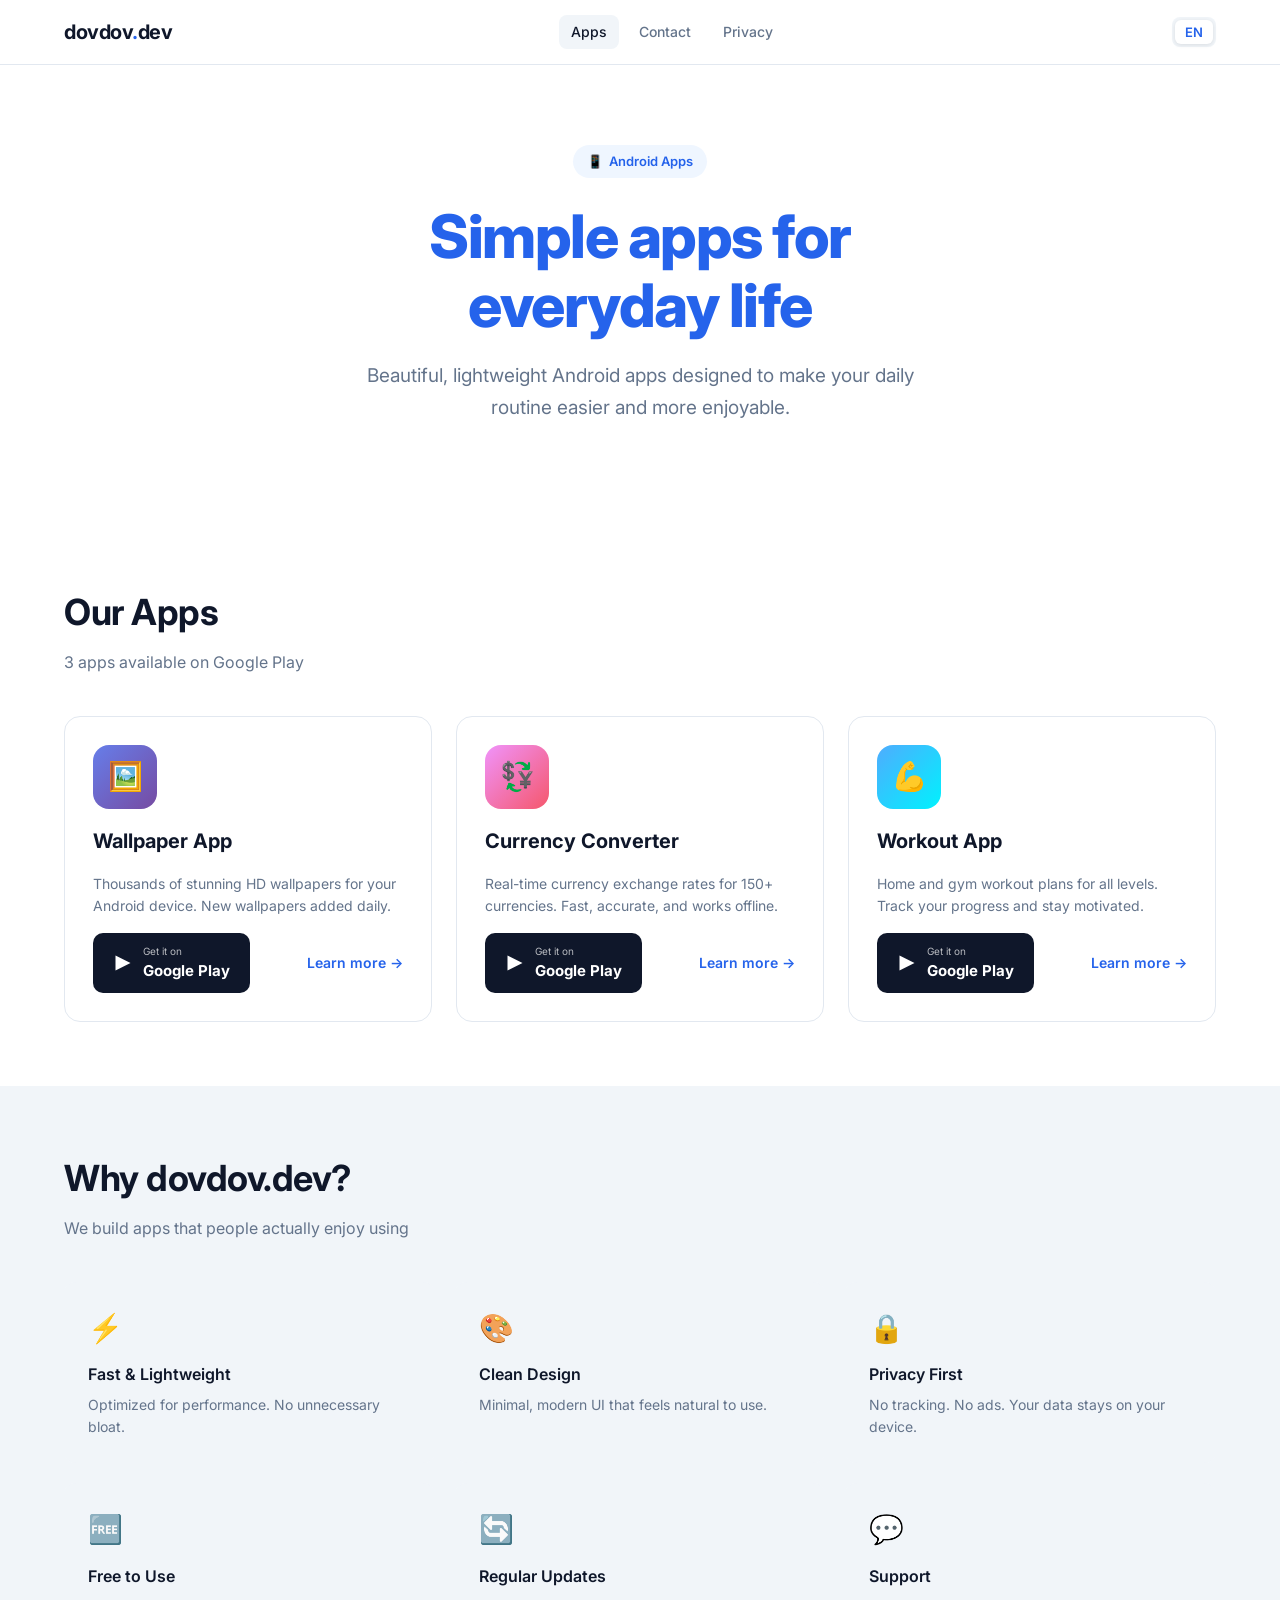
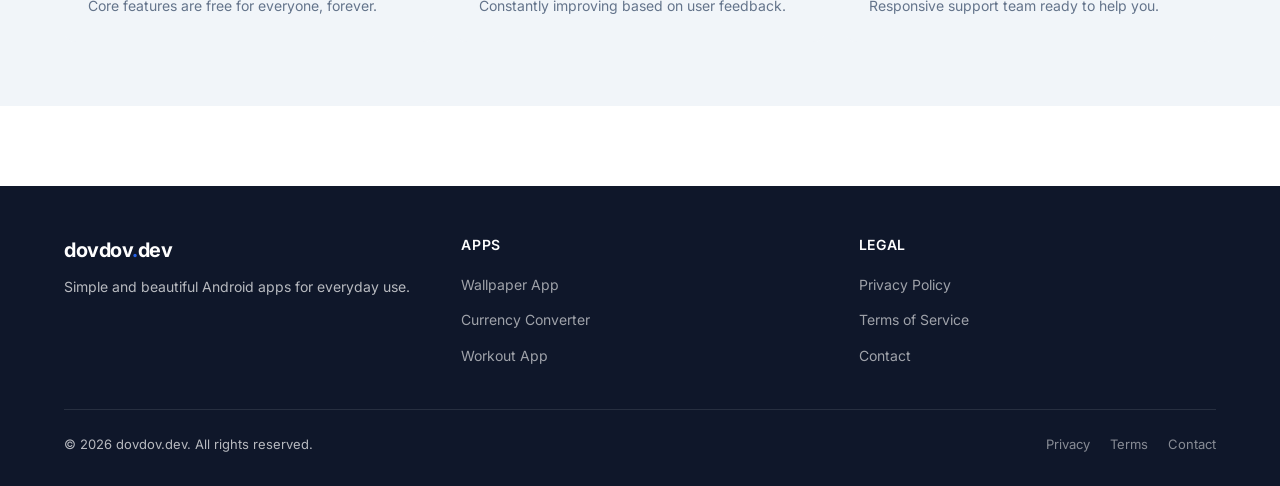
<file: docs/index.html>
<!DOCTYPE html>
<html lang="en">
<head>
  <meta charset="UTF-8" />
  <meta name="viewport" content="width=device-width, initial-scale=1.0" />
  <title>dovdov.dev — Mobile Apps</title>
  <meta name="description" content="Simple and beautiful Android apps by dovdov.dev" />
  <link rel="preconnect" href="https://fonts.googleapis.com" />
  <link rel="preconnect" href="https://fonts.gstatic.com" crossorigin />
  <link href="https://fonts.googleapis.com/css2?family=Inter:wght@400;500;600;700;800&display=swap" rel="stylesheet" />
  <link rel="stylesheet" href="css/style.css" />
</head>
<body>

  <!-- ===== HEADER ===== -->
  <header>
    <div class="header-inner">
      <a href="index.html" class="logo">dovdov<span>.</span>dev</a>

      <nav>
        <a href="index.html" class="active">
          <span data-lang="en" class="visible">Apps</span>
          <span data-lang="ru">Приложения</span>
        </a>
        <a href="contact.html">
          <span data-lang="en" class="visible">Contact</span>
          <span data-lang="ru">Контакт</span>
        </a>
        <a href="privacy.html">
          <span data-lang="en" class="visible">Privacy</span>
          <span data-lang="ru">Политика</span>
        </a>
      </nav>

      <div class="header-right">
        <div class="lang-switcher">
          <button class="lang-btn active" data-lang="en">EN</button>
          <button class="lang-btn" data-lang="ru">RU</button>
        </div>

        <button class="menu-btn" id="menuBtn" aria-label="Menu" aria-expanded="false">
          <svg width="22" height="22" viewBox="0 0 24 24" fill="none" stroke="currentColor" stroke-width="2.5" stroke-linecap="round">
            <line x1="3" y1="6" x2="21" y2="6"/>
            <line x1="3" y1="12" x2="21" y2="12"/>
            <line x1="3" y1="18" x2="21" y2="18"/>
          </svg>
        </button>
      </div>
    </div>

    <!-- Mobile nav -->
    <nav class="mobile-nav" id="mobileNav">
      <a href="index.html">
        <span data-lang="en" class="visible">Apps</span>
        <span data-lang="ru">Приложения</span>
      </a>
      <a href="contact.html">
        <span data-lang="en" class="visible">Contact</span>
        <span data-lang="ru">Контакт</span>
      </a>
      <a href="privacy.html">
        <span data-lang="en" class="visible">Privacy Policy</span>
        <span data-lang="ru">Политика конфиденциальности</span>
      </a>
      <a href="terms.html">
        <span data-lang="en" class="visible">Terms of Service</span>
        <span data-lang="ru">Условия использования</span>
      </a>
    </nav>
  </header>

  <!-- ===== HERO ===== -->
  <section class="hero">
    <div class="container">
      <div class="hero-badge">
        📱
        <span data-lang="en" class="visible">Android Apps</span>
        <span data-lang="ru">Приложения для Android</span>
      </div>

      <h1>
        <span data-lang="en" class="visible">Simple apps for<br /><span>everyday life</span></span>
        <span data-lang="ru">Простые приложения для<br /><span>каждого дня</span></span>
      </h1>

      <p>
        <span data-lang="en" class="visible">Beautiful, lightweight Android apps designed to make your daily routine easier and more enjoyable.</span>
        <span data-lang="ru">Красивые и лёгкие Android-приложения, которые делают вашу жизнь удобнее.</span>
      </p>
    </div>
  </section>

  <!-- ===== APPS ===== -->
  <section class="section">
    <div class="container">
      <h2 class="section-title">
        <span data-lang="en" class="visible">Our Apps</span>
        <span data-lang="ru">Наши приложения</span>
      </h2>
      <p class="section-sub">
        <span data-lang="en" class="visible">3 apps available on Google Play</span>
        <span data-lang="ru">3 приложения доступны в Google Play</span>
      </p>

      <div class="apps-grid">

        <!-- Wallpaper App -->
        <div class="app-card">
          <div class="app-icon wallpaper">🖼️</div>
          <h3>
            <span data-lang="en" class="visible">Wallpaper App</span>
            <span data-lang="ru">Обои</span>
          </h3>
          <p>
            <span data-lang="en" class="visible">Thousands of stunning HD wallpapers for your Android device. New wallpapers added daily.</span>
            <span data-lang="ru">Тысячи красивых HD-обоев для вашего Android. Новые обои добавляются каждый день.</span>
          </p>
          <div class="app-card-footer">
            <a href="#" class="btn-play">
              <svg width="20" height="20" viewBox="0 0 24 24" fill="white"><path d="M3 3l18 9-18 9V3z"/></svg>
              <div class="play-text">
                <small>
                  <span data-lang="en" class="visible">Get it on</span>
                  <span data-lang="ru">Скачать в</span>
                </small>
                <strong>Google Play</strong>
              </div>
            </a>
            <a href="apps/wallpaper.html" class="app-link">
              <span data-lang="en" class="visible">Learn more</span>
              <span data-lang="ru">Подробнее</span>
              →
            </a>
          </div>
        </div>

        <!-- Currency App -->
        <div class="app-card">
          <div class="app-icon currency">💱</div>
          <h3>
            <span data-lang="en" class="visible">Currency Converter</span>
            <span data-lang="ru">Конвертер валют</span>
          </h3>
          <p>
            <span data-lang="en" class="visible">Real-time currency exchange rates for 150+ currencies. Fast, accurate, and works offline.</span>
            <span data-lang="ru">Актуальные курсы валют для 150+ валют. Быстро, точно и работает офлайн.</span>
          </p>
          <div class="app-card-footer">
            <a href="#" class="btn-play">
              <svg width="20" height="20" viewBox="0 0 24 24" fill="white"><path d="M3 3l18 9-18 9V3z"/></svg>
              <div class="play-text">
                <small>
                  <span data-lang="en" class="visible">Get it on</span>
                  <span data-lang="ru">Скачать в</span>
                </small>
                <strong>Google Play</strong>
              </div>
            </a>
            <a href="apps/currency.html" class="app-link">
              <span data-lang="en" class="visible">Learn more</span>
              <span data-lang="ru">Подробнее</span>
              →
            </a>
          </div>
        </div>

        <!-- Workout App -->
        <div class="app-card">
          <div class="app-icon workout">💪</div>
          <h3>
            <span data-lang="en" class="visible">Workout App</span>
            <span data-lang="ru">Тренировки</span>
          </h3>
          <p>
            <span data-lang="en" class="visible">Home and gym workout plans for all levels. Track your progress and stay motivated.</span>
            <span data-lang="ru">Планы тренировок для дома и зала. Отслеживайте прогресс и оставайтесь мотивированными.</span>
          </p>
          <div class="app-card-footer">
            <a href="#" class="btn-play">
              <svg width="20" height="20" viewBox="0 0 24 24" fill="white"><path d="M3 3l18 9-18 9V3z"/></svg>
              <div class="play-text">
                <small>
                  <span data-lang="en" class="visible">Get it on</span>
                  <span data-lang="ru">Скачать в</span>
                </small>
                <strong>Google Play</strong>
              </div>
            </a>
            <a href="apps/workout.html" class="app-link">
              <span data-lang="en" class="visible">Learn more</span>
              <span data-lang="ru">Подробнее</span>
              →
            </a>
          </div>
        </div>

      </div>
    </div>
  </section>

  <!-- ===== WHY ===== -->
  <section class="section" style="background: var(--gray-light);">
    <div class="container">
      <h2 class="section-title">
        <span data-lang="en" class="visible">Why dovdov.dev?</span>
        <span data-lang="ru">Почему dovdov.dev?</span>
      </h2>
      <p class="section-sub">
        <span data-lang="en" class="visible">We build apps that people actually enjoy using</span>
        <span data-lang="ru">Мы создаём приложения, которыми приятно пользоваться</span>
      </p>

      <div class="features-grid">
        <div class="feature-item">
          <div class="feature-icon">⚡</div>
          <h4>
            <span data-lang="en" class="visible">Fast & Lightweight</span>
            <span data-lang="ru">Быстрые и лёгкие</span>
          </h4>
          <p>
            <span data-lang="en" class="visible">Optimized for performance. No unnecessary bloat.</span>
            <span data-lang="ru">Оптимизированы для скорости. Без лишнего.</span>
          </p>
        </div>
        <div class="feature-item">
          <div class="feature-icon">🎨</div>
          <h4>
            <span data-lang="en" class="visible">Clean Design</span>
            <span data-lang="ru">Чистый дизайн</span>
          </h4>
          <p>
            <span data-lang="en" class="visible">Minimal, modern UI that feels natural to use.</span>
            <span data-lang="ru">Минималистичный, современный интерфейс.</span>
          </p>
        </div>
        <div class="feature-item">
          <div class="feature-icon">🔒</div>
          <h4>
            <span data-lang="en" class="visible">Privacy First</span>
            <span data-lang="ru">Конфиденциальность</span>
          </h4>
          <p>
            <span data-lang="en" class="visible">No tracking. No ads. Your data stays on your device.</span>
            <span data-lang="ru">Без слежки. Без рекламы. Ваши данные — ваши.</span>
          </p>
        </div>
        <div class="feature-item">
          <div class="feature-icon">🆓</div>
          <h4>
            <span data-lang="en" class="visible">Free to Use</span>
            <span data-lang="ru">Бесплатно</span>
          </h4>
          <p>
            <span data-lang="en" class="visible">Core features are free for everyone, forever.</span>
            <span data-lang="ru">Основные функции бесплатны для всех навсегда.</span>
          </p>
        </div>
        <div class="feature-item">
          <div class="feature-icon">🔄</div>
          <h4>
            <span data-lang="en" class="visible">Regular Updates</span>
            <span data-lang="ru">Регулярные обновления</span>
          </h4>
          <p>
            <span data-lang="en" class="visible">Constantly improving based on user feedback.</span>
            <span data-lang="ru">Постоянно улучшаемся на основе отзывов.</span>
          </p>
        </div>
        <div class="feature-item">
          <div class="feature-icon">💬</div>
          <h4>
            <span data-lang="en" class="visible">Support</span>
            <span data-lang="ru">Поддержка</span>
          </h4>
          <p>
            <span data-lang="en" class="visible">Responsive support team ready to help you.</span>
            <span data-lang="ru">Оперативная поддержка всегда готова помочь.</span>
          </p>
        </div>
      </div>
    </div>
  </section>

  <!-- ===== FOOTER ===== -->
  <footer>
    <div class="footer-inner">
      <div class="footer-top">
        <div class="footer-brand">
          <div class="logo">dovdov<span>.</span>dev</div>
          <p>
            <span data-lang="en" class="visible">Simple and beautiful Android apps for everyday use.</span>
            <span data-lang="ru">Простые и красивые Android-приложения для каждого дня.</span>
          </p>
        </div>

        <div class="footer-col">
          <h4>
            <span data-lang="en" class="visible">Apps</span>
            <span data-lang="ru">Приложения</span>
          </h4>
          <ul>
            <li><a href="apps/wallpaper.html">
              <span data-lang="en" class="visible">Wallpaper App</span>
              <span data-lang="ru">Обои</span>
            </a></li>
            <li><a href="apps/currency.html">
              <span data-lang="en" class="visible">Currency Converter</span>
              <span data-lang="ru">Конвертер валют</span>
            </a></li>
            <li><a href="apps/workout.html">
              <span data-lang="en" class="visible">Workout App</span>
              <span data-lang="ru">Тренировки</span>
            </a></li>
          </ul>
        </div>

        <div class="footer-col">
          <h4>
            <span data-lang="en" class="visible">Legal</span>
            <span data-lang="ru">Документы</span>
          </h4>
          <ul>
            <li><a href="privacy.html">
              <span data-lang="en" class="visible">Privacy Policy</span>
              <span data-lang="ru">Политика конфиденциальности</span>
            </a></li>
            <li><a href="terms.html">
              <span data-lang="en" class="visible">Terms of Service</span>
              <span data-lang="ru">Условия использования</span>
            </a></li>
            <li><a href="contact.html">
              <span data-lang="en" class="visible">Contact</span>
              <span data-lang="ru">Контакт</span>
            </a></li>
          </ul>
        </div>
      </div>

      <div class="footer-bottom">
        <p>© 2026 dovdov.dev.
          <span data-lang="en" class="visible">All rights reserved.</span>
          <span data-lang="ru">Все права защищены.</span>
        </p>
        <div class="footer-bottom-links">
          <a href="privacy.html">
            <span data-lang="en" class="visible">Privacy</span>
            <span data-lang="ru">Политика</span>
          </a>
          <a href="terms.html">
            <span data-lang="en" class="visible">Terms</span>
            <span data-lang="ru">Условия</span>
          </a>
          <a href="contact.html">
            <span data-lang="en" class="visible">Contact</span>
            <span data-lang="ru">Контакт</span>
          </a>
        </div>
      </div>
    </div>
  </footer>

  <script src="js/main.js"></script>
</body>
</html>
</file>
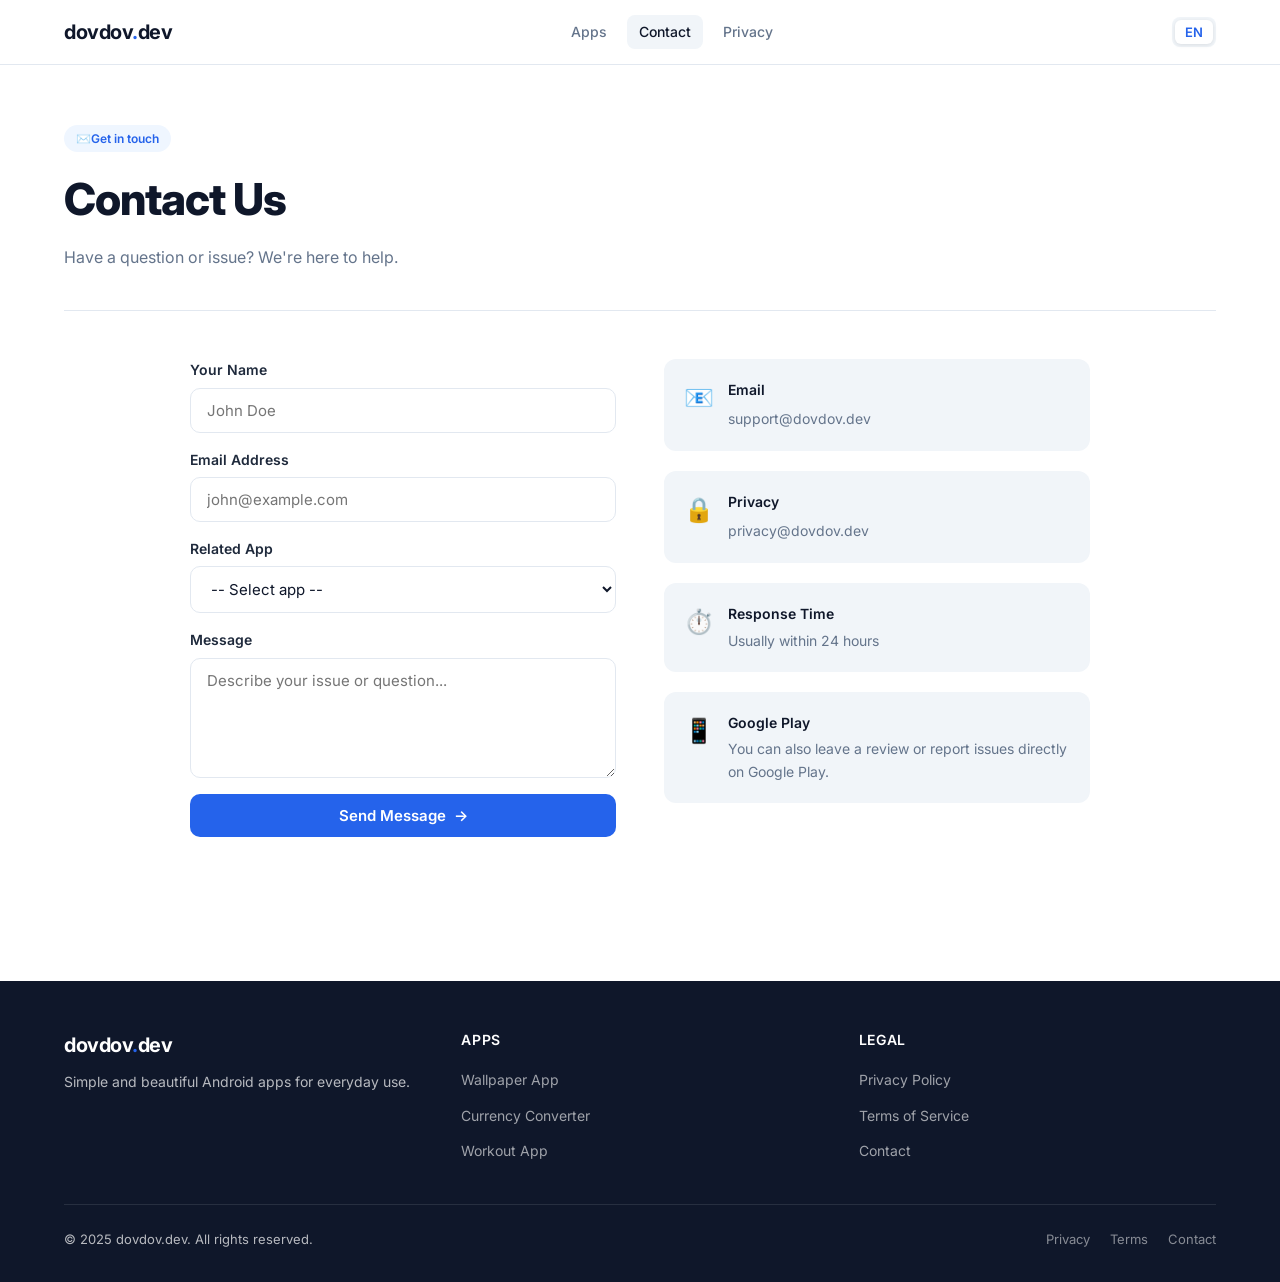
<file: docs/contact.html>
<!DOCTYPE html>
<html lang="en">
<head>
  <meta charset="UTF-8" />
  <meta name="viewport" content="width=device-width, initial-scale=1.0" />
  <title>Contact — dovdov.dev</title>
  <meta name="description" content="Contact dovdov.dev — support for Android apps" />
  <link rel="preconnect" href="https://fonts.googleapis.com" />
  <link rel="preconnect" href="https://fonts.gstatic.com" crossorigin />
  <link href="https://fonts.googleapis.com/css2?family=Inter:wght@400;500;600;700;800&display=swap" rel="stylesheet" />
  <link rel="stylesheet" href="css/style.css" />
</head>
<body>

  <!-- ===== HEADER ===== -->
  <header>
    <div class="header-inner">
      <a href="index.html" class="logo">dovdov<span>.</span>dev</a>

      <nav>
        <a href="index.html">
          <span data-lang="en" class="visible">Apps</span>
          <span data-lang="ru">Приложения</span>
        </a>
        <a href="contact.html" class="active">
          <span data-lang="en" class="visible">Contact</span>
          <span data-lang="ru">Контакт</span>
        </a>
        <a href="privacy.html">
          <span data-lang="en" class="visible">Privacy</span>
          <span data-lang="ru">Политика</span>
        </a>
      </nav>

      <div class="header-right">
        <div class="lang-switcher">
          <button class="lang-btn active" data-lang="en">EN</button>
          <button class="lang-btn" data-lang="ru">RU</button>
        </div>
        <button class="menu-btn" id="menuBtn" aria-label="Menu" aria-expanded="false">
          <svg width="22" height="22" viewBox="0 0 24 24" fill="none" stroke="currentColor" stroke-width="2.5" stroke-linecap="round">
            <line x1="3" y1="6" x2="21" y2="6"/>
            <line x1="3" y1="12" x2="21" y2="12"/>
            <line x1="3" y1="18" x2="21" y2="18"/>
          </svg>
        </button>
      </div>
    </div>
    <nav class="mobile-nav" id="mobileNav">
      <a href="index.html">
        <span data-lang="en" class="visible">Apps</span>
        <span data-lang="ru">Приложения</span>
      </a>
      <a href="contact.html">
        <span data-lang="en" class="visible">Contact</span>
        <span data-lang="ru">Контакт</span>
      </a>
      <a href="privacy.html">
        <span data-lang="en" class="visible">Privacy Policy</span>
        <span data-lang="ru">Политика конфиденциальности</span>
      </a>
      <a href="terms.html">
        <span data-lang="en" class="visible">Terms of Service</span>
        <span data-lang="ru">Условия использования</span>
      </a>
    </nav>
  </header>

  <!-- ===== PAGE HERO ===== -->
  <div class="container">
    <div class="page-hero">
      <span class="badge badge-blue">✉️
        <span data-lang="en" class="visible">Get in touch</span>
        <span data-lang="ru">Свяжитесь с нами</span>
      </span>
      <h1 style="margin-top: 12px;">
        <span data-lang="en" class="visible">Contact Us</span>
        <span data-lang="ru">Контакт</span>
      </h1>
      <p>
        <span data-lang="en" class="visible">Have a question or issue? We're here to help.</span>
        <span data-lang="ru">Есть вопрос или проблема? Мы готовы помочь.</span>
      </p>
    </div>
  </div>

  <!-- ===== CONTACT ===== -->
  <section class="section" style="padding-top: 0;">
    <div class="container">
      <div class="contact-grid">

        <!-- Form -->
        <div>
          <form class="contact-form" id="contactForm">
            <div class="form-group">
              <label for="name">
                <span data-lang="en" class="visible">Your Name</span>
                <span data-lang="ru">Ваше имя</span>
              </label>
              <input type="text" id="name" name="name" required
                placeholder="John Doe" />
            </div>

            <div class="form-group">
              <label for="email">
                <span data-lang="en" class="visible">Email Address</span>
                <span data-lang="ru">Email адрес</span>
              </label>
              <input type="email" id="email" name="email" required
                placeholder="john@example.com" />
            </div>

            <div class="form-group">
              <label for="app">
                <span data-lang="en" class="visible">Related App</span>
                <span data-lang="ru">Приложение</span>
              </label>
              <select id="app" name="app">
                <option value="">
                  -- Select app --
                </option>
                <option value="wallpaper">Wallpaper App</option>
                <option value="currency">Currency Converter</option>
                <option value="workout">Workout App</option>
                <option value="general">
                  General
                </option>
              </select>
            </div>

            <div class="form-group">
              <label for="message">
                <span data-lang="en" class="visible">Message</span>
                <span data-lang="ru">Сообщение</span>
              </label>
              <textarea id="message" name="message" required
                placeholder="Describe your issue or question..."></textarea>
            </div>

            <button type="submit" class="btn btn-primary" style="width: 100%; justify-content: center;">
              <span data-lang="en" class="visible">Send Message</span>
              <span data-lang="ru">Отправить</span>
              →
            </button>
          </form>

          <div class="form-success" id="formSuccess">
            ✅
            <span data-lang="en" class="visible">Message sent! We'll get back to you within 24 hours.</span>
            <span data-lang="ru">Сообщение отправлено! Мы ответим в течение 24 часов.</span>
          </div>
        </div>

        <!-- Info -->
        <div class="contact-info">
          <div class="contact-item">
            <div class="contact-item-icon">📧</div>
            <div>
              <h4>Email</h4>
              <a href="mailto:support@dovdov.dev">support@dovdov.dev</a>
            </div>
          </div>

          <div class="contact-item">
            <div class="contact-item-icon">🔒</div>
            <div>
              <h4>
                <span data-lang="en" class="visible">Privacy</span>
                <span data-lang="ru">Конфиденциальность</span>
              </h4>
              <a href="mailto:privacy@dovdov.dev">privacy@dovdov.dev</a>
            </div>
          </div>

          <div class="contact-item">
            <div class="contact-item-icon">⏱️</div>
            <div>
              <h4>
                <span data-lang="en" class="visible">Response Time</span>
                <span data-lang="ru">Время ответа</span>
              </h4>
              <p>
                <span data-lang="en" class="visible">Usually within 24 hours</span>
                <span data-lang="ru">Обычно в течение 24 часов</span>
              </p>
            </div>
          </div>

          <div class="contact-item">
            <div class="contact-item-icon">📱</div>
            <div>
              <h4>Google Play</h4>
              <p>
                <span data-lang="en" class="visible">You can also leave a review or report issues directly on Google Play.</span>
                <span data-lang="ru">Вы также можете оставить отзыв или сообщить о проблеме в Google Play.</span>
              </p>
            </div>
          </div>
        </div>

      </div>
    </div>
  </section>

  <!-- ===== FOOTER ===== -->
  <footer>
    <div class="footer-inner">
      <div class="footer-top">
        <div class="footer-brand">
          <div class="logo">dovdov<span>.</span>dev</div>
          <p>
            <span data-lang="en" class="visible">Simple and beautiful Android apps for everyday use.</span>
            <span data-lang="ru">Простые и красивые Android-приложения для каждого дня.</span>
          </p>
        </div>
        <div class="footer-col">
          <h4>
            <span data-lang="en" class="visible">Apps</span>
            <span data-lang="ru">Приложения</span>
          </h4>
          <ul>
            <li><a href="apps/wallpaper.html">
              <span data-lang="en" class="visible">Wallpaper App</span>
              <span data-lang="ru">Обои</span>
            </a></li>
            <li><a href="apps/currency.html">
              <span data-lang="en" class="visible">Currency Converter</span>
              <span data-lang="ru">Конвертер валют</span>
            </a></li>
            <li><a href="apps/workout.html">
              <span data-lang="en" class="visible">Workout App</span>
              <span data-lang="ru">Тренировки</span>
            </a></li>
          </ul>
        </div>
        <div class="footer-col">
          <h4>
            <span data-lang="en" class="visible">Legal</span>
            <span data-lang="ru">Документы</span>
          </h4>
          <ul>
            <li><a href="privacy.html">
              <span data-lang="en" class="visible">Privacy Policy</span>
              <span data-lang="ru">Политика конфиденциальности</span>
            </a></li>
            <li><a href="terms.html">
              <span data-lang="en" class="visible">Terms of Service</span>
              <span data-lang="ru">Условия использования</span>
            </a></li>
            <li><a href="contact.html">
              <span data-lang="en" class="visible">Contact</span>
              <span data-lang="ru">Контакт</span>
            </a></li>
          </ul>
        </div>
      </div>
      <div class="footer-bottom">
        <p>© 2025 dovdov.dev.
          <span data-lang="en" class="visible">All rights reserved.</span>
          <span data-lang="ru">Все права защищены.</span>
        </p>
        <div class="footer-bottom-links">
          <a href="privacy.html">
            <span data-lang="en" class="visible">Privacy</span>
            <span data-lang="ru">Политика</span>
          </a>
          <a href="terms.html">
            <span data-lang="en" class="visible">Terms</span>
            <span data-lang="ru">Условия</span>
          </a>
          <a href="contact.html">
            <span data-lang="en" class="visible">Contact</span>
            <span data-lang="ru">Контакт</span>
          </a>
        </div>
      </div>
    </div>
  </footer>

  <script src="js/main.js"></script>
</body>
</html>
</file>
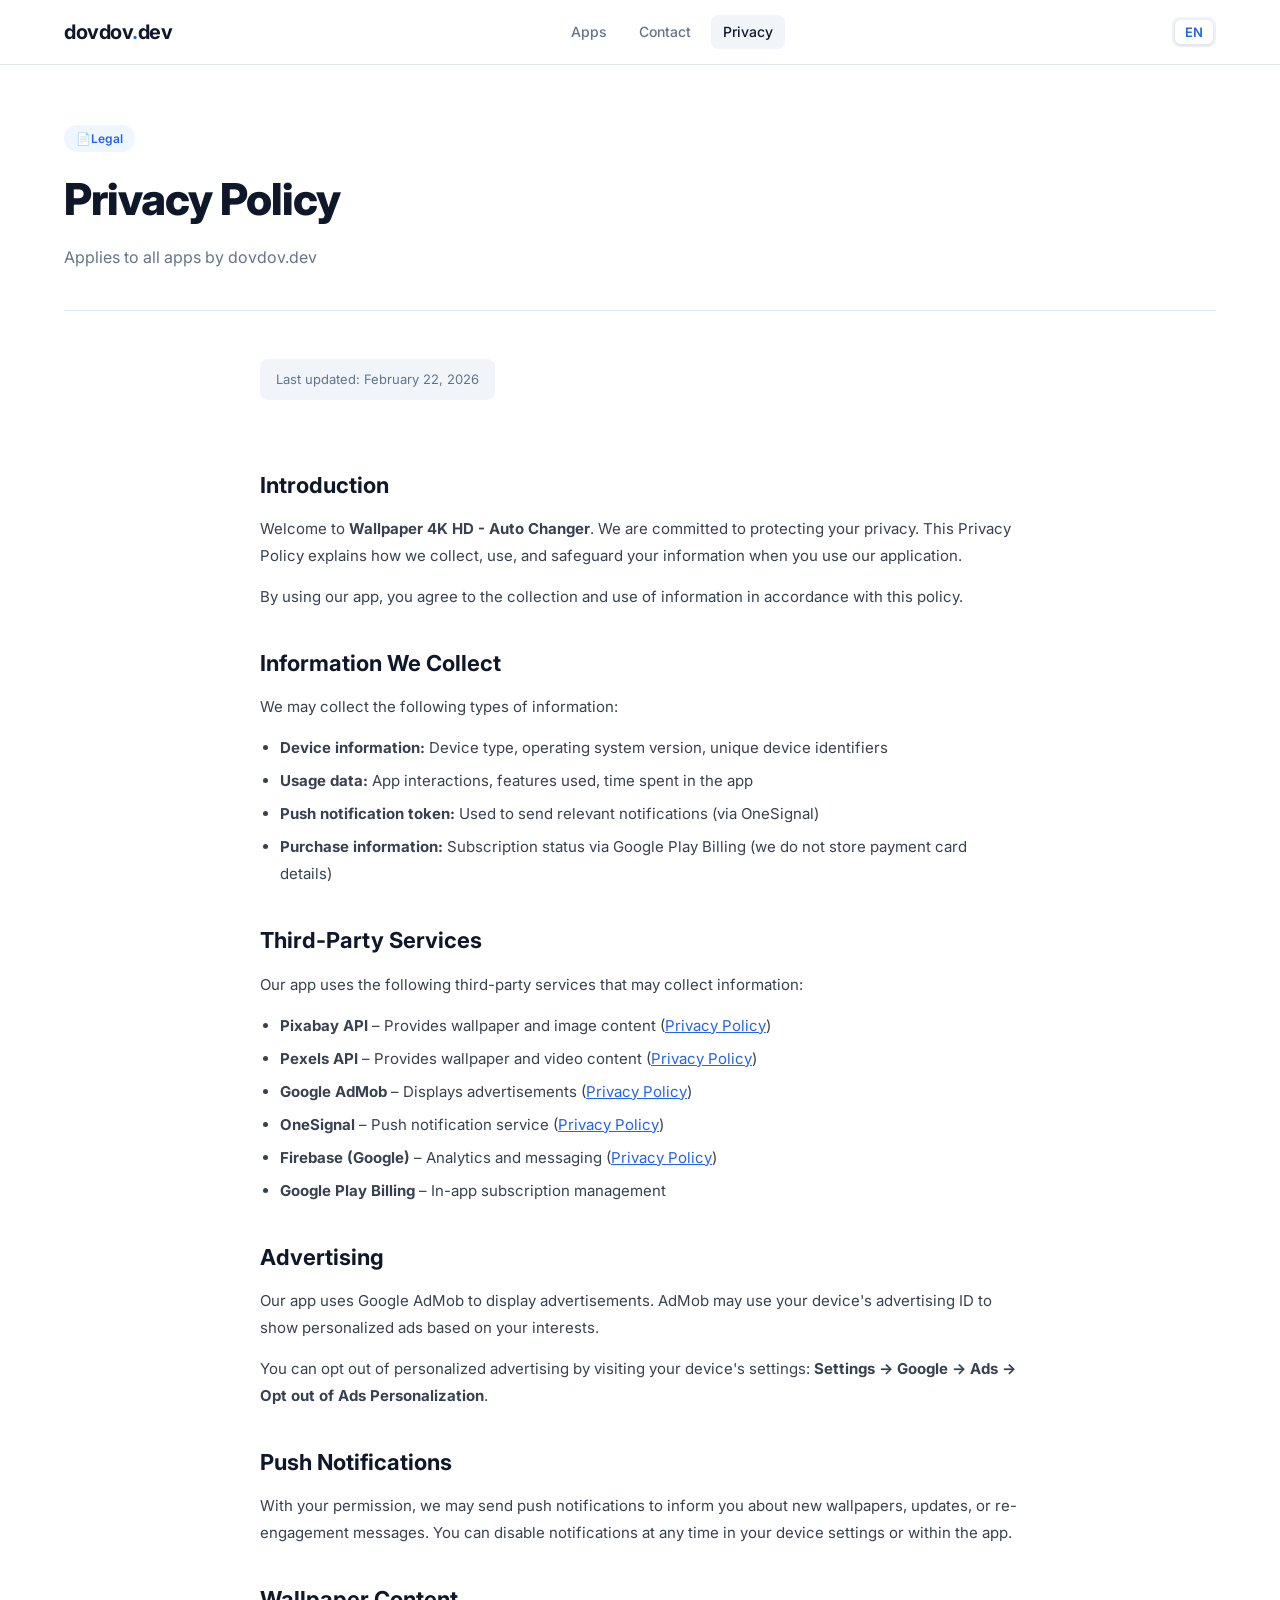
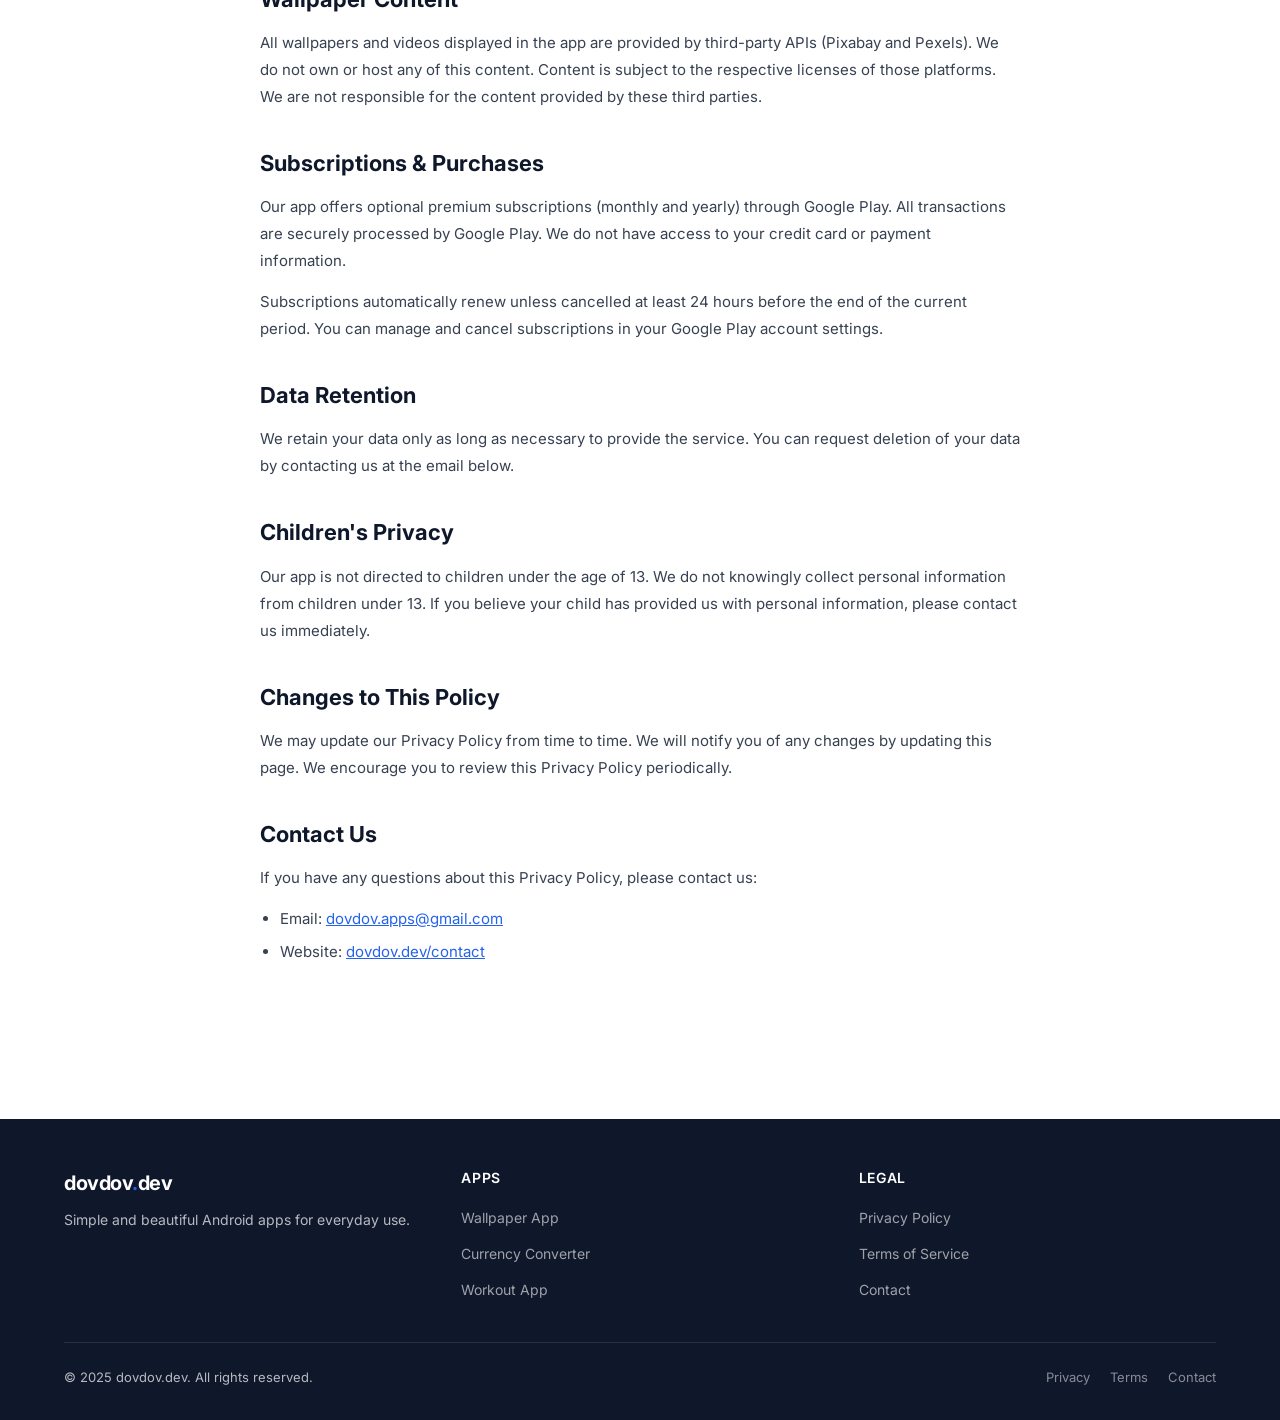
<file: docs/privacy.html>
<!DOCTYPE html>
<html lang="en">
<head>
  <meta charset="UTF-8" />
  <meta name="viewport" content="width=device-width, initial-scale=1.0" />
  <title>Privacy Policy — dovdov.dev</title>
  <meta name="description" content="Privacy Policy for dovdov.dev Android apps" />
  <link rel="preconnect" href="https://fonts.googleapis.com" />
  <link rel="preconnect" href="https://fonts.gstatic.com" crossorigin />
  <link href="https://fonts.googleapis.com/css2?family=Inter:wght@400;500;600;700;800&display=swap" rel="stylesheet" />
  <link rel="stylesheet" href="css/style.css" />
</head>
<body>

  <!-- ===== HEADER ===== -->
  <header>
    <div class="header-inner">
      <a href="index.html" class="logo">dovdov<span>.</span>dev</a>

      <nav>
        <a href="index.html">
          <span data-lang="en" class="visible">Apps</span>
          <span data-lang="ru">Приложения</span>
        </a>
        <a href="contact.html">
          <span data-lang="en" class="visible">Contact</span>
          <span data-lang="ru">Контакт</span>
        </a>
        <a href="privacy.html" class="active">
          <span data-lang="en" class="visible">Privacy</span>
          <span data-lang="ru">Политика</span>
        </a>
      </nav>

      <div class="header-right">
        <div class="lang-switcher">
          <button class="lang-btn active" data-lang="en">EN</button>
          <button class="lang-btn" data-lang="ru">RU</button>
        </div>
        <button class="menu-btn" id="menuBtn" aria-label="Menu" aria-expanded="false">
          <svg width="22" height="22" viewBox="0 0 24 24" fill="none" stroke="currentColor" stroke-width="2.5" stroke-linecap="round">
            <line x1="3" y1="6" x2="21" y2="6"/>
            <line x1="3" y1="12" x2="21" y2="12"/>
            <line x1="3" y1="18" x2="21" y2="18"/>
          </svg>
        </button>
      </div>
    </div>
    <nav class="mobile-nav" id="mobileNav">
      <a href="index.html">
        <span data-lang="en" class="visible">Apps</span>
        <span data-lang="ru">Приложения</span>
      </a>
      <a href="contact.html">
        <span data-lang="en" class="visible">Contact</span>
        <span data-lang="ru">Контакт</span>
      </a>
      <a href="privacy.html">
        <span data-lang="en" class="visible">Privacy Policy</span>
        <span data-lang="ru">Политика конфиденциальности</span>
      </a>
      <a href="terms.html">
        <span data-lang="en" class="visible">Terms of Service</span>
        <span data-lang="ru">Условия использования</span>
      </a>
    </nav>
  </header>

  <!-- ===== PAGE HERO ===== -->
  <div class="container">
    <div class="page-hero">
      <span class="badge badge-blue">📄
        <span data-lang="en" class="visible">Legal</span>
        <span data-lang="ru">Документ</span>
      </span>
      <h1 style="margin-top: 12px;">
        <span data-lang="en" class="visible">Privacy Policy</span>
        <span data-lang="ru">Политика конфиденциальности</span>
      </h1>
      <p>
        <span data-lang="en" class="visible">Applies to all apps by dovdov.dev</span>
        <span data-lang="ru">Применяется ко всем приложениям dovdov.dev</span>
      </p>
    </div>
  </div>

  <!-- ===== CONTENT EN ===== -->
  <div class="container">
    <div class="prose" data-lang-block="en">
      <span class="last-updated">Last updated: February 22, 2026</span>

      <h2>Introduction</h2>
      <p>Welcome to <strong>Wallpaper 4K HD - Auto Changer</strong>. We are committed to protecting your privacy. This Privacy Policy explains how we collect, use, and safeguard your information when you use our application.</p>
      <p>By using our app, you agree to the collection and use of information in accordance with this policy.</p>

      <h2>Information We Collect</h2>
      <p>We may collect the following types of information:</p>
      <ul>
        <li><strong>Device information:</strong> Device type, operating system version, unique device identifiers</li>
        <li><strong>Usage data:</strong> App interactions, features used, time spent in the app</li>
        <li><strong>Push notification token:</strong> Used to send relevant notifications (via OneSignal)</li>
        <li><strong>Purchase information:</strong> Subscription status via Google Play Billing (we do not store payment card details)</li>
      </ul>

      <h2>Third-Party Services</h2>
      <p>Our app uses the following third-party services that may collect information:</p>
      <ul>
        <li><strong>Pixabay API</strong> – Provides wallpaper and image content (<a href="https://pixabay.com/service/privacy/" target="_blank">Privacy Policy</a>)</li>
        <li><strong>Pexels API</strong> – Provides wallpaper and video content (<a href="https://www.pexels.com/privacy-policy/" target="_blank">Privacy Policy</a>)</li>
        <li><strong>Google AdMob</strong> – Displays advertisements (<a href="https://policies.google.com/privacy" target="_blank">Privacy Policy</a>)</li>
        <li><strong>OneSignal</strong> – Push notification service (<a href="https://onesignal.com/privacy_policy" target="_blank">Privacy Policy</a>)</li>
        <li><strong>Firebase (Google)</strong> – Analytics and messaging (<a href="https://firebase.google.com/support/privacy" target="_blank">Privacy Policy</a>)</li>
        <li><strong>Google Play Billing</strong> – In-app subscription management</li>
      </ul>

      <h2>Advertising</h2>
      <p>Our app uses Google AdMob to display advertisements. AdMob may use your device's advertising ID to show personalized ads based on your interests.</p>
      <p>You can opt out of personalized advertising by visiting your device's settings: <strong>Settings → Google → Ads → Opt out of Ads Personalization</strong>.</p>

      <h2>Push Notifications</h2>
      <p>With your permission, we may send push notifications to inform you about new wallpapers, updates, or re-engagement messages. You can disable notifications at any time in your device settings or within the app.</p>

      <h2>Wallpaper Content</h2>
      <p>All wallpapers and videos displayed in the app are provided by third-party APIs (Pixabay and Pexels). We do not own or host any of this content. Content is subject to the respective licenses of those platforms. We are not responsible for the content provided by these third parties.</p>

      <h2>Subscriptions &amp; Purchases</h2>
      <p>Our app offers optional premium subscriptions (monthly and yearly) through Google Play. All transactions are securely processed by Google Play. We do not have access to your credit card or payment information.</p>
      <p>Subscriptions automatically renew unless cancelled at least 24 hours before the end of the current period. You can manage and cancel subscriptions in your Google Play account settings.</p>

      <h2>Data Retention</h2>
      <p>We retain your data only as long as necessary to provide the service. You can request deletion of your data by contacting us at the email below.</p>

      <h2>Children's Privacy</h2>
      <p>Our app is not directed to children under the age of 13. We do not knowingly collect personal information from children under 13. If you believe your child has provided us with personal information, please contact us immediately.</p>

      <h2>Changes to This Policy</h2>
      <p>We may update our Privacy Policy from time to time. We will notify you of any changes by updating this page. We encourage you to review this Privacy Policy periodically.</p>

      <h2>Contact Us</h2>
      <p>If you have any questions about this Privacy Policy, please contact us:</p>
      <ul>
        <li>Email: <a href="mailto:dovdov.apps@gmail.com">dovdov.apps@gmail.com</a></li>
        <li>Website: <a href="contact.html">dovdov.dev/contact</a></li>
      </ul>
    </div>

    <!-- ===== CONTENT RU ===== -->
    <div class="prose" data-lang-block="ru">
      <span class="last-updated">Последнее обновление: 22 февраля 2026 г.</span>

      <h2>Введение</h2>
      <p>Добро пожаловать в <strong>Wallpaper 4K HD - Auto Changer</strong>. Мы стремимся защитить вашу конфиденциальность. Настоящая Политика конфиденциальности объясняет, как мы собираем, используем и защищаем вашу информацию при использовании нашего приложения.</p>
      <p>Используя наше приложение, вы соглашаетесь со сбором и использованием информации в соответствии с данной политикой.</p>

      <h2>Информация, которую мы собираем</h2>
      <p>Мы можем собирать следующие типы информации:</p>
      <ul>
        <li><strong>Информация об устройстве:</strong> тип устройства, версия операционной системы, уникальные идентификаторы устройства</li>
        <li><strong>Данные об использовании:</strong> взаимодействие с приложением, используемые функции, время в приложении</li>
        <li><strong>Токен push-уведомлений:</strong> используется для отправки уведомлений (через OneSignal)</li>
        <li><strong>Информация о покупках:</strong> статус подписки через Google Play Billing (данные карты не хранятся)</li>
      </ul>

      <h2>Сторонние сервисы</h2>
      <p>Наше приложение использует следующие сторонние сервисы, которые могут собирать информацию:</p>
      <ul>
        <li><strong>Pixabay API</strong> – предоставляет обои и изображения (<a href="https://pixabay.com/service/privacy/" target="_blank">Политика конфиденциальности</a>)</li>
        <li><strong>Pexels API</strong> – предоставляет обои и видео (<a href="https://www.pexels.com/privacy-policy/" target="_blank">Политика конфиденциальности</a>)</li>
        <li><strong>Google AdMob</strong> – показ рекламы (<a href="https://policies.google.com/privacy" target="_blank">Политика конфиденциальности</a>)</li>
        <li><strong>OneSignal</strong> – сервис push-уведомлений (<a href="https://onesignal.com/privacy_policy" target="_blank">Политика конфиденциальности</a>)</li>
        <li><strong>Firebase (Google)</strong> – аналитика и сообщения (<a href="https://firebase.google.com/support/privacy" target="_blank">Политика конфиденциальности</a>)</li>
        <li><strong>Google Play Billing</strong> – управление подписками в приложении</li>
      </ul>

      <h2>Реклама</h2>
      <p>Наше приложение использует Google AdMob для показа рекламы. AdMob может использовать рекламный идентификатор вашего устройства для показа персонализированной рекламы.</p>
      <p>Вы можете отказаться от персонализированной рекламы в настройках устройства: <strong>Настройки → Google → Реклама → Отказаться от персонализации рекламы</strong>.</p>

      <h2>Push-уведомления</h2>
      <p>С вашего разрешения мы можем отправлять push-уведомления о новых обоях, обновлениях или других новостях. Вы можете отключить уведомления в настройках устройства или в самом приложении.</p>

      <h2>Контент обоев</h2>
      <p>Все обои и видео в приложении предоставляются сторонними API (Pixabay и Pexels). Мы не владеем этим контентом и не размещаем его. Контент регулируется лицензиями соответствующих платформ. Мы не несём ответственности за контент, предоставленный третьими сторонами.</p>

      <h2>Подписки и покупки</h2>
      <p>Наше приложение предлагает необязательные премиум-подписки (ежемесячные и ежегодные) через Google Play. Все транзакции безопасно обрабатываются Google Play. У нас нет доступа к вашим платёжным данным.</p>
      <p>Подписки автоматически продлеваются, если не отменены не менее чем за 24 часа до окончания текущего периода. Управлять подписками можно в настройках аккаунта Google Play.</p>

      <h2>Хранение данных</h2>
      <p>Мы храним ваши данные только столько, сколько необходимо для предоставления сервиса. Вы можете запросить удаление данных, связавшись с нами по указанному ниже email.</p>

      <h2>Конфиденциальность детей</h2>
      <p>Наше приложение не предназначено для детей до 13 лет. Мы не собираем намеренно персональные данные детей до 13 лет. Если вы считаете, что ваш ребёнок предоставил нам личную информацию, немедленно свяжитесь с нами.</p>

      <h2>Изменения в политике</h2>
      <p>Мы можем периодически обновлять настоящую Политику конфиденциальности. Мы уведомим вас об изменениях, обновив эту страницу. Рекомендуем периодически проверять данную политику.</p>

      <h2>Свяжитесь с нами</h2>
      <p>Если у вас есть вопросы по настоящей Политике конфиденциальности, пожалуйста, свяжитесь с нами:</p>
      <ul>
        <li>Email: <a href="mailto:dovdov.apps@gmail.com">dovdov.apps@gmail.com</a></li>
        <li>Сайт: <a href="contact.html">dovdov.dev/contact</a></li>
      </ul>
    </div>
  </div>

  <!-- ===== FOOTER ===== -->
  <footer>
    <div class="footer-inner">
      <div class="footer-top">
        <div class="footer-brand">
          <div class="logo">dovdov<span>.</span>dev</div>
          <p>
            <span data-lang="en" class="visible">Simple and beautiful Android apps for everyday use.</span>
            <span data-lang="ru">Простые и красивые Android-приложения для каждого дня.</span>
          </p>
        </div>
        <div class="footer-col">
          <h4>
            <span data-lang="en" class="visible">Apps</span>
            <span data-lang="ru">Приложения</span>
          </h4>
          <ul>
            <li><a href="apps/wallpaper.html">
              <span data-lang="en" class="visible">Wallpaper App</span>
              <span data-lang="ru">Обои</span>
            </a></li>
            <li><a href="apps/currency.html">
              <span data-lang="en" class="visible">Currency Converter</span>
              <span data-lang="ru">Конвертер валют</span>
            </a></li>
            <li><a href="apps/workout.html">
              <span data-lang="en" class="visible">Workout App</span>
              <span data-lang="ru">Тренировки</span>
            </a></li>
          </ul>
        </div>
        <div class="footer-col">
          <h4>
            <span data-lang="en" class="visible">Legal</span>
            <span data-lang="ru">Документы</span>
          </h4>
          <ul>
            <li><a href="privacy.html">
              <span data-lang="en" class="visible">Privacy Policy</span>
              <span data-lang="ru">Политика конфиденциальности</span>
            </a></li>
            <li><a href="terms.html">
              <span data-lang="en" class="visible">Terms of Service</span>
              <span data-lang="ru">Условия использования</span>
            </a></li>
            <li><a href="contact.html">
              <span data-lang="en" class="visible">Contact</span>
              <span data-lang="ru">Контакт</span>
            </a></li>
          </ul>
        </div>
      </div>
      <div class="footer-bottom">
        <p>© 2025 dovdov.dev.
          <span data-lang="en" class="visible">All rights reserved.</span>
          <span data-lang="ru">Все права защищены.</span>
        </p>
        <div class="footer-bottom-links">
          <a href="privacy.html">
            <span data-lang="en" class="visible">Privacy</span>
            <span data-lang="ru">Политика</span>
          </a>
          <a href="terms.html">
            <span data-lang="en" class="visible">Terms</span>
            <span data-lang="ru">Условия</span>
          </a>
          <a href="contact.html">
            <span data-lang="en" class="visible">Contact</span>
            <span data-lang="ru">Контакт</span>
          </a>
        </div>
      </div>
    </div>
  </footer>

  <script src="js/main.js"></script>
</body>
</html>
</file>
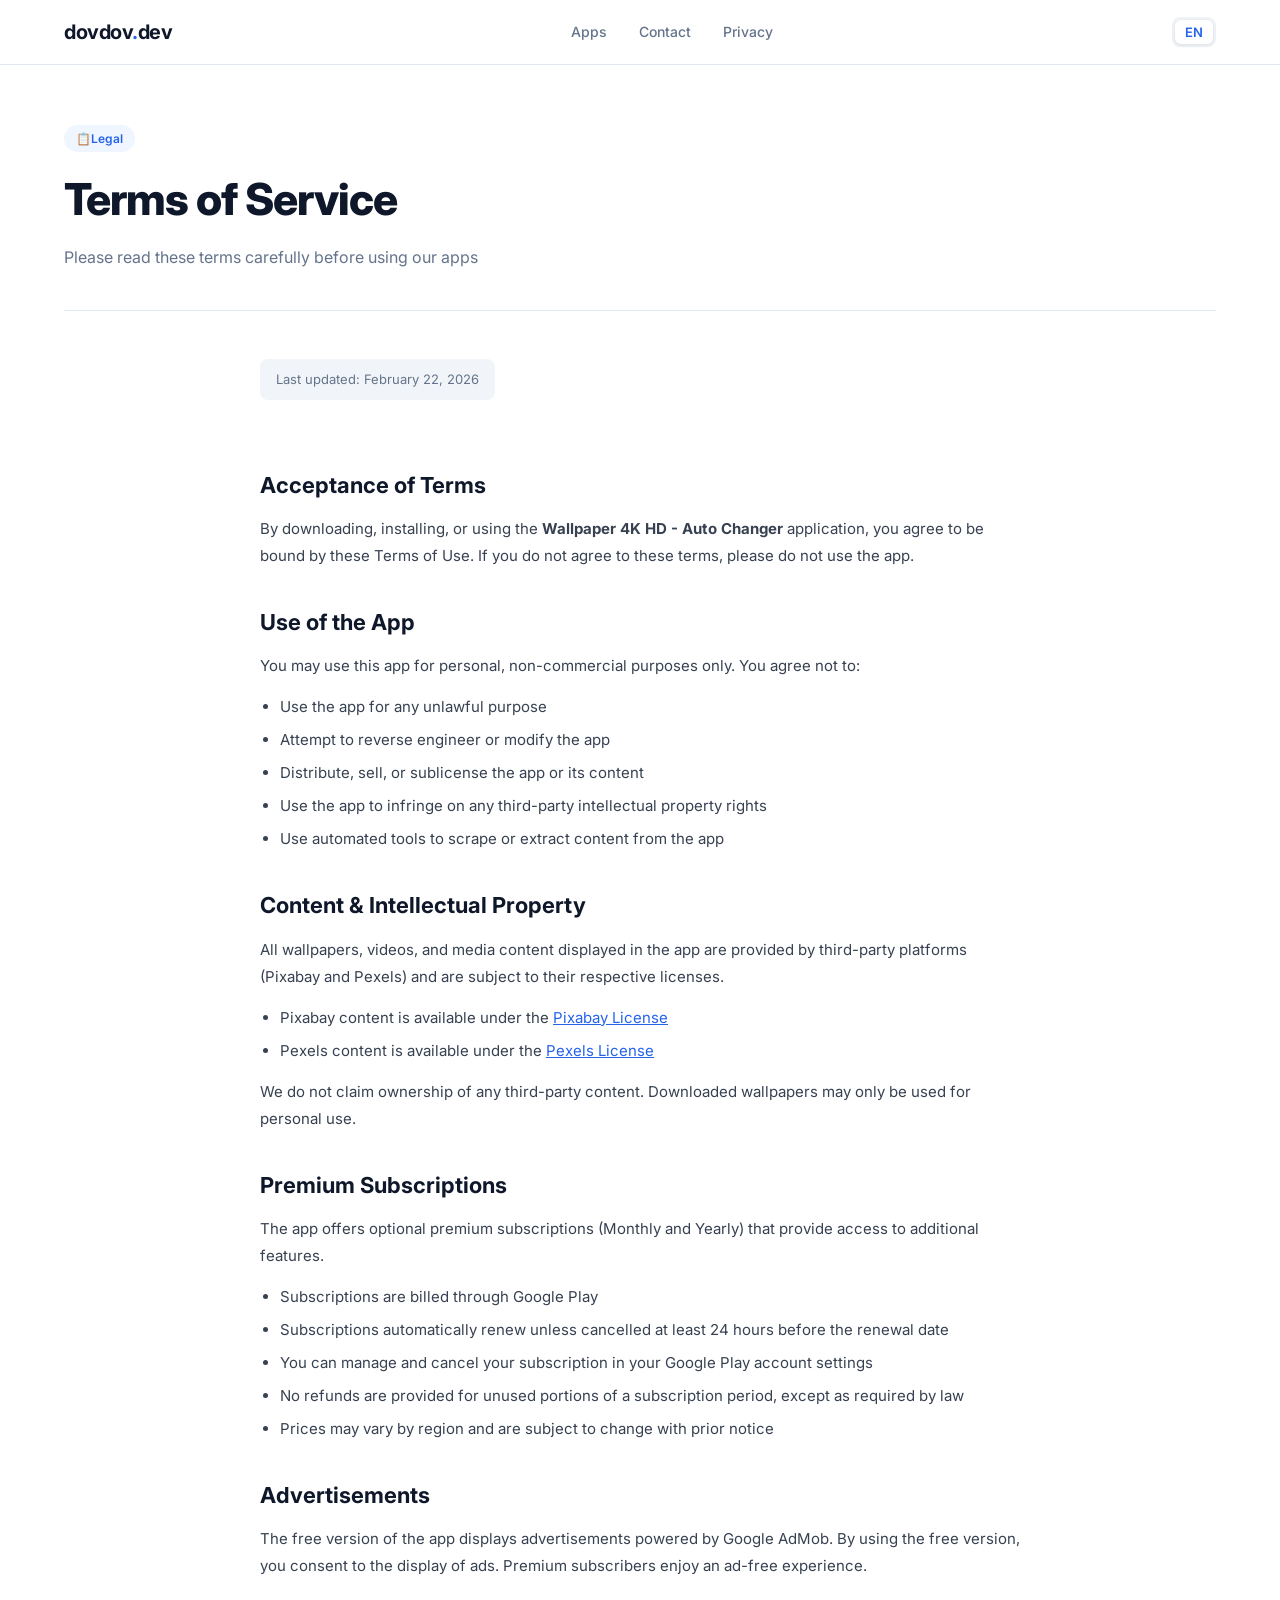
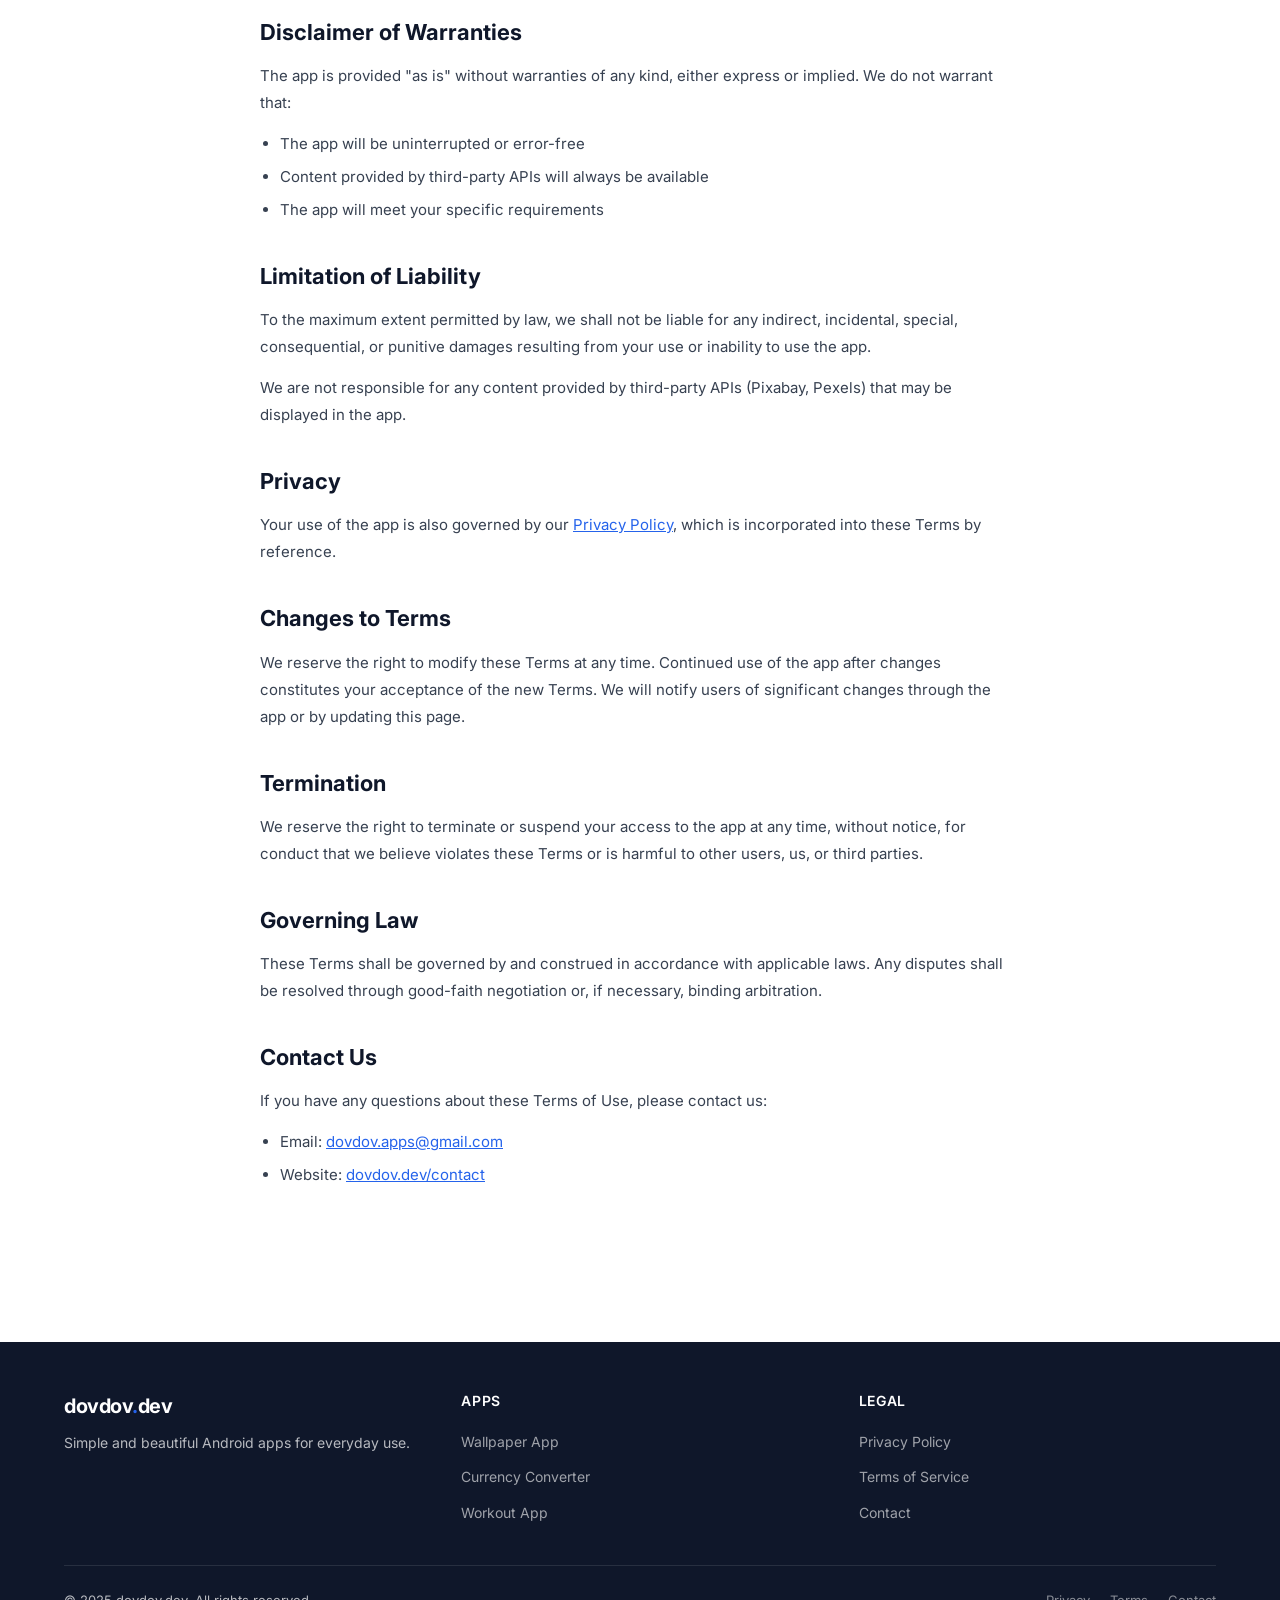
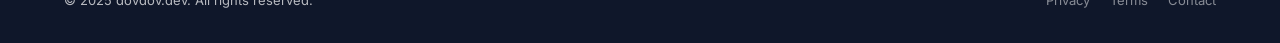
<file: docs/terms.html>
<!DOCTYPE html>
<html lang="en">
<head>
  <meta charset="UTF-8" />
  <meta name="viewport" content="width=device-width, initial-scale=1.0" />
  <title>Terms of Service — dovdov.dev</title>
  <meta name="description" content="Terms of Service for dovdov.dev Android apps" />
  <link rel="preconnect" href="https://fonts.googleapis.com" />
  <link rel="preconnect" href="https://fonts.gstatic.com" crossorigin />
  <link href="https://fonts.googleapis.com/css2?family=Inter:wght@400;500;600;700;800&display=swap" rel="stylesheet" />
  <link rel="stylesheet" href="css/style.css" />
</head>
<body>

  <!-- ===== HEADER ===== -->
  <header>
    <div class="header-inner">
      <a href="index.html" class="logo">dovdov<span>.</span>dev</a>

      <nav>
        <a href="index.html">
          <span data-lang="en" class="visible">Apps</span>
          <span data-lang="ru">Приложения</span>
        </a>
        <a href="contact.html">
          <span data-lang="en" class="visible">Contact</span>
          <span data-lang="ru">Контакт</span>
        </a>
        <a href="privacy.html">
          <span data-lang="en" class="visible">Privacy</span>
          <span data-lang="ru">Политика</span>
        </a>
      </nav>

      <div class="header-right">
        <div class="lang-switcher">
          <button class="lang-btn active" data-lang="en">EN</button>
          <button class="lang-btn" data-lang="ru">RU</button>
        </div>
        <button class="menu-btn" id="menuBtn" aria-label="Menu" aria-expanded="false">
          <svg width="22" height="22" viewBox="0 0 24 24" fill="none" stroke="currentColor" stroke-width="2.5" stroke-linecap="round">
            <line x1="3" y1="6" x2="21" y2="6"/>
            <line x1="3" y1="12" x2="21" y2="12"/>
            <line x1="3" y1="18" x2="21" y2="18"/>
          </svg>
        </button>
      </div>
    </div>
    <nav class="mobile-nav" id="mobileNav">
      <a href="index.html">
        <span data-lang="en" class="visible">Apps</span>
        <span data-lang="ru">Приложения</span>
      </a>
      <a href="contact.html">
        <span data-lang="en" class="visible">Contact</span>
        <span data-lang="ru">Контакт</span>
      </a>
      <a href="privacy.html">
        <span data-lang="en" class="visible">Privacy Policy</span>
        <span data-lang="ru">Политика конфиденциальности</span>
      </a>
      <a href="terms.html">
        <span data-lang="en" class="visible">Terms of Service</span>
        <span data-lang="ru">Условия использования</span>
      </a>
    </nav>
  </header>

  <!-- ===== PAGE HERO ===== -->
  <div class="container">
    <div class="page-hero">
      <span class="badge badge-blue">📋
        <span data-lang="en" class="visible">Legal</span>
        <span data-lang="ru">Документ</span>
      </span>
      <h1 style="margin-top: 12px;">
        <span data-lang="en" class="visible">Terms of Service</span>
        <span data-lang="ru">Условия использования</span>
      </h1>
      <p>
        <span data-lang="en" class="visible">Please read these terms carefully before using our apps</span>
        <span data-lang="ru">Пожалуйста, внимательно прочитайте эти условия перед использованием наших приложений</span>
      </p>
    </div>
  </div>

  <!-- ===== CONTENT EN ===== -->
  <div class="container">
    <div class="prose" data-lang-block="en">
      <span class="last-updated">Last updated: February 22, 2026</span>

      <h2>Acceptance of Terms</h2>
      <p>By downloading, installing, or using the <strong>Wallpaper 4K HD - Auto Changer</strong> application, you agree to be bound by these Terms of Use. If you do not agree to these terms, please do not use the app.</p>

      <h2>Use of the App</h2>
      <p>You may use this app for personal, non-commercial purposes only. You agree not to:</p>
      <ul>
        <li>Use the app for any unlawful purpose</li>
        <li>Attempt to reverse engineer or modify the app</li>
        <li>Distribute, sell, or sublicense the app or its content</li>
        <li>Use the app to infringe on any third-party intellectual property rights</li>
        <li>Use automated tools to scrape or extract content from the app</li>
      </ul>

      <h2>Content &amp; Intellectual Property</h2>
      <p>All wallpapers, videos, and media content displayed in the app are provided by third-party platforms (Pixabay and Pexels) and are subject to their respective licenses.</p>
      <ul>
        <li>Pixabay content is available under the <a href="https://pixabay.com/service/license-summary/" target="_blank">Pixabay License</a></li>
        <li>Pexels content is available under the <a href="https://www.pexels.com/license/" target="_blank">Pexels License</a></li>
      </ul>
      <p>We do not claim ownership of any third-party content. Downloaded wallpapers may only be used for personal use.</p>

      <h2>Premium Subscriptions</h2>
      <p>The app offers optional premium subscriptions (Monthly and Yearly) that provide access to additional features.</p>
      <ul>
        <li>Subscriptions are billed through Google Play</li>
        <li>Subscriptions automatically renew unless cancelled at least 24 hours before the renewal date</li>
        <li>You can manage and cancel your subscription in your Google Play account settings</li>
        <li>No refunds are provided for unused portions of a subscription period, except as required by law</li>
        <li>Prices may vary by region and are subject to change with prior notice</li>
      </ul>

      <h2>Advertisements</h2>
      <p>The free version of the app displays advertisements powered by Google AdMob. By using the free version, you consent to the display of ads. Premium subscribers enjoy an ad-free experience.</p>

      <h2>Disclaimer of Warranties</h2>
      <p>The app is provided "as is" without warranties of any kind, either express or implied. We do not warrant that:</p>
      <ul>
        <li>The app will be uninterrupted or error-free</li>
        <li>Content provided by third-party APIs will always be available</li>
        <li>The app will meet your specific requirements</li>
      </ul>

      <h2>Limitation of Liability</h2>
      <p>To the maximum extent permitted by law, we shall not be liable for any indirect, incidental, special, consequential, or punitive damages resulting from your use or inability to use the app.</p>
      <p>We are not responsible for any content provided by third-party APIs (Pixabay, Pexels) that may be displayed in the app.</p>

      <h2>Privacy</h2>
      <p>Your use of the app is also governed by our <a href="privacy.html">Privacy Policy</a>, which is incorporated into these Terms by reference.</p>

      <h2>Changes to Terms</h2>
      <p>We reserve the right to modify these Terms at any time. Continued use of the app after changes constitutes your acceptance of the new Terms. We will notify users of significant changes through the app or by updating this page.</p>

      <h2>Termination</h2>
      <p>We reserve the right to terminate or suspend your access to the app at any time, without notice, for conduct that we believe violates these Terms or is harmful to other users, us, or third parties.</p>

      <h2>Governing Law</h2>
      <p>These Terms shall be governed by and construed in accordance with applicable laws. Any disputes shall be resolved through good-faith negotiation or, if necessary, binding arbitration.</p>

      <h2>Contact Us</h2>
      <p>If you have any questions about these Terms of Use, please contact us:</p>
      <ul>
        <li>Email: <a href="mailto:dovdov.apps@gmail.com">dovdov.apps@gmail.com</a></li>
        <li>Website: <a href="contact.html">dovdov.dev/contact</a></li>
      </ul>
    </div>

    <!-- ===== CONTENT RU ===== -->
    <div class="prose" data-lang-block="ru">
      <span class="last-updated">Последнее обновление: 22 февраля 2026 г.</span>

      <h2>Принятие условий</h2>
      <p>Загружая, устанавливая или используя приложение <strong>Wallpaper 4K HD - Auto Changer</strong>, вы соглашаетесь соблюдать настоящие Условия использования. Если вы не согласны с этими условиями, пожалуйста, не используйте приложение.</p>

      <h2>Использование приложения</h2>
      <p>Вы можете использовать это приложение только в личных некоммерческих целях. Вы соглашаетесь не:</p>
      <ul>
        <li>Использовать приложение в незаконных целях</li>
        <li>Пытаться осуществить обратную разработку или изменить приложение</li>
        <li>Распространять, продавать или передавать приложение или его контент</li>
        <li>Нарушать права интеллектуальной собственности третьих лиц</li>
        <li>Использовать автоматизированные инструменты для извлечения контента из приложения</li>
      </ul>

      <h2>Контент и интеллектуальная собственность</h2>
      <p>Все обои, видео и медиаконтент в приложении предоставляются сторонними платформами (Pixabay и Pexels) и регулируются их соответствующими лицензиями.</p>
      <ul>
        <li>Контент Pixabay доступен по <a href="https://pixabay.com/service/license-summary/" target="_blank">лицензии Pixabay</a></li>
        <li>Контент Pexels доступен по <a href="https://www.pexels.com/license/" target="_blank">лицензии Pexels</a></li>
      </ul>
      <p>Мы не претендуем на владение сторонним контентом. Загруженные обои могут использоваться только в личных целях.</p>

      <h2>Премиум-подписки</h2>
      <p>Приложение предлагает необязательные премиум-подписки (ежемесячные и ежегодные), открывающие доступ к дополнительным функциям.</p>
      <ul>
        <li>Подписки оплачиваются через Google Play</li>
        <li>Подписки автоматически продлеваются, если не отменены не менее чем за 24 часа до даты продления</li>
        <li>Управлять подпиской и отменить её можно в настройках аккаунта Google Play</li>
        <li>Возврат средств за неиспользованный период подписки не предусмотрен, за исключением случаев, предусмотренных законом</li>
        <li>Цены могут варьироваться в зависимости от региона и могут быть изменены с предварительным уведомлением</li>
      </ul>

      <h2>Реклама</h2>
      <p>Бесплатная версия приложения отображает рекламу на основе Google AdMob. Используя бесплатную версию, вы соглашаетесь на показ рекламы. Пользователи премиум-подписки пользуются приложением без рекламы.</p>

      <h2>Отказ от гарантий</h2>
      <p>Приложение предоставляется «как есть» без каких-либо гарантий. Мы не гарантируем, что:</p>
      <ul>
        <li>Работа приложения будет бесперебойной и безошибочной</li>
        <li>Контент сторонних API всегда будет доступен</li>
        <li>Приложение будет соответствовать вашим конкретным требованиям</li>
      </ul>

      <h2>Ограничение ответственности</h2>
      <p>В максимальной степени, разрешённой законом, мы не несём ответственности за косвенные, случайные, специальные или штрафные убытки, возникшие в результате использования или невозможности использования приложения.</p>
      <p>Мы не несём ответственности за контент, предоставленный сторонними API (Pixabay, Pexels).</p>

      <h2>Конфиденциальность</h2>
      <p>Использование приложения также регулируется нашей <a href="privacy.html">Политикой конфиденциальности</a>, которая является неотъемлемой частью настоящих Условий.</p>

      <h2>Изменения условий</h2>
      <p>Мы оставляем за собой право изменять настоящие Условия в любое время. Продолжение использования приложения после внесения изменений означает ваше согласие с новыми Условиями.</p>

      <h2>Прекращение действия</h2>
      <p>Мы оставляем за собой право прекратить или приостановить ваш доступ к приложению в любое время, без уведомления, за поведение, нарушающее настоящие Условия.</p>

      <h2>Применимое право</h2>
      <p>Настоящие Условия регулируются применимым законодательством. Любые споры разрешаются путём переговоров или, при необходимости, обязательного арбитража.</p>

      <h2>Свяжитесь с нами</h2>
      <p>Если у вас есть вопросы по настоящим Условиям использования, пожалуйста, свяжитесь с нами:</p>
      <ul>
        <li>Email: <a href="mailto:dovdov.apps@gmail.com">dovdov.apps@gmail.com</a></li>
        <li>Сайт: <a href="contact.html">dovdov.dev/contact</a></li>
      </ul>
    </div>
  </div>

  <!-- ===== FOOTER ===== -->
  <footer>
    <div class="footer-inner">
      <div class="footer-top">
        <div class="footer-brand">
          <div class="logo">dovdov<span>.</span>dev</div>
          <p>
            <span data-lang="en" class="visible">Simple and beautiful Android apps for everyday use.</span>
            <span data-lang="ru">Простые и красивые Android-приложения для каждого дня.</span>
          </p>
        </div>
        <div class="footer-col">
          <h4>
            <span data-lang="en" class="visible">Apps</span>
            <span data-lang="ru">Приложения</span>
          </h4>
          <ul>
            <li><a href="apps/wallpaper.html">
              <span data-lang="en" class="visible">Wallpaper App</span>
              <span data-lang="ru">Обои</span>
            </a></li>
            <li><a href="apps/currency.html">
              <span data-lang="en" class="visible">Currency Converter</span>
              <span data-lang="ru">Конвертер валют</span>
            </a></li>
            <li><a href="apps/workout.html">
              <span data-lang="en" class="visible">Workout App</span>
              <span data-lang="ru">Тренировки</span>
            </a></li>
          </ul>
        </div>
        <div class="footer-col">
          <h4>
            <span data-lang="en" class="visible">Legal</span>
            <span data-lang="ru">Документы</span>
          </h4>
          <ul>
            <li><a href="privacy.html">
              <span data-lang="en" class="visible">Privacy Policy</span>
              <span data-lang="ru">Политика конфиденциальности</span>
            </a></li>
            <li><a href="terms.html">
              <span data-lang="en" class="visible">Terms of Service</span>
              <span data-lang="ru">Условия использования</span>
            </a></li>
            <li><a href="contact.html">
              <span data-lang="en" class="visible">Contact</span>
              <span data-lang="ru">Контакт</span>
            </a></li>
          </ul>
        </div>
      </div>
      <div class="footer-bottom">
        <p>© 2025 dovdov.dev.
          <span data-lang="en" class="visible">All rights reserved.</span>
          <span data-lang="ru">Все права защищены.</span>
        </p>
        <div class="footer-bottom-links">
          <a href="privacy.html">
            <span data-lang="en" class="visible">Privacy</span>
            <span data-lang="ru">Политика</span>
          </a>
          <a href="terms.html">
            <span data-lang="en" class="visible">Terms</span>
            <span data-lang="ru">Условия</span>
          </a>
          <a href="contact.html">
            <span data-lang="en" class="visible">Contact</span>
            <span data-lang="ru">Контакт</span>
          </a>
        </div>
      </div>
    </div>
  </footer>

  <script src="js/main.js"></script>
</body>
</html>
</file>
<file: docs/css/style.css>
/* ===== RESET & BASE ===== */
*, *::before, *::after {
  box-sizing: border-box;
  margin: 0;
  padding: 0;
}

:root {
  --blue: #2563EB;
  --blue-dark: #1D4ED8;
  --blue-light: #EFF6FF;
  --black: #0F172A;
  --dark: #1E293B;
  --gray: #64748B;
  --gray-light: #F1F5F9;
  --white: #FFFFFF;
  --border: #E2E8F0;

  --font: 'Inter', -apple-system, BlinkMacSystemFont, 'Segoe UI', sans-serif;
  --radius: 12px;
  --shadow: 0 1px 3px rgba(0,0,0,0.08), 0 4px 16px rgba(0,0,0,0.06);
  --shadow-lg: 0 8px 32px rgba(0,0,0,0.12);
}

html {
  scroll-behavior: smooth;
}

body {
  font-family: var(--font);
  background: var(--white);
  color: var(--black);
  line-height: 1.6;
  font-size: 16px;
}

a {
  text-decoration: none;
  color: inherit;
}

img {
  max-width: 100%;
  display: block;
}

/* ===== HEADER ===== */
header {
  position: sticky;
  top: 0;
  z-index: 100;
  background: rgba(255, 255, 255, 0.92);
  backdrop-filter: blur(12px);
  -webkit-backdrop-filter: blur(12px);
  border-bottom: 1px solid var(--border);
}

.header-inner {
  max-width: 1200px;
  margin: 0 auto;
  padding: 0 24px;
  height: 64px;
  display: flex;
  align-items: center;
  justify-content: space-between;
  gap: 24px;
}

/* Logo */
.logo {
  font-size: 20px;
  font-weight: 700;
  color: var(--black);
  letter-spacing: -0.5px;
  flex-shrink: 0;
}

.logo span {
  color: var(--blue);
}

/* Nav */
nav {
  display: flex;
  align-items: center;
  gap: 8px;
}

nav a {
  font-size: 14px;
  font-weight: 500;
  color: var(--gray);
  padding: 6px 12px;
  border-radius: 8px;
  transition: color 0.2s, background 0.2s;
}

nav a:hover,
nav a.active {
  color: var(--black);
  background: var(--gray-light);
}

/* Header right */
.header-right {
  display: flex;
  align-items: center;
  gap: 12px;
  flex-shrink: 0;
}

/* Language switcher */
.lang-switcher {
  display: flex;
  align-items: center;
  gap: 2px;
  background: var(--gray-light);
  border-radius: 8px;
  padding: 3px;
}

.lang-btn {
  background: none;
  border: none;
  cursor: pointer;
  font-size: 13px;
  font-weight: 600;
  color: var(--gray);
  padding: 4px 10px;
  border-radius: 6px;
  transition: all 0.2s;
  font-family: var(--font);
}

.lang-btn.active {
  background: var(--white);
  color: var(--blue);
  box-shadow: 0 1px 4px rgba(0,0,0,0.1);
}

/* Mobile menu button */
.menu-btn {
  display: none;
  background: none;
  border: none;
  cursor: pointer;
  padding: 6px;
  color: var(--black);
}

.menu-btn svg {
  display: block;
}

/* Mobile nav */
.mobile-nav {
  display: none;
  flex-direction: column;
  padding: 12px 24px 16px;
  border-top: 1px solid var(--border);
  background: var(--white);
}

.mobile-nav a {
  font-size: 15px;
  font-weight: 500;
  color: var(--dark);
  padding: 10px 0;
  border-bottom: 1px solid var(--border);
}

.mobile-nav a:last-child {
  border-bottom: none;
}

.mobile-nav.open {
  display: flex;
}

/* ===== FOOTER ===== */
footer {
  background: var(--black);
  color: rgba(255,255,255,0.7);
  margin-top: 80px;
}

.footer-inner {
  max-width: 1200px;
  margin: 0 auto;
  padding: 48px 24px 32px;
}

.footer-top {
  display: grid;
  grid-template-columns: 1fr 1fr 1fr;
  gap: 40px;
  padding-bottom: 40px;
  border-bottom: 1px solid rgba(255,255,255,0.1);
}

.footer-brand .logo {
  color: var(--white);
  margin-bottom: 10px;
}

.footer-brand p {
  font-size: 14px;
  line-height: 1.6;
}

.footer-col h4 {
  color: var(--white);
  font-size: 14px;
  font-weight: 600;
  margin-bottom: 16px;
  text-transform: uppercase;
  letter-spacing: 0.05em;
}

.footer-col ul {
  list-style: none;
  display: flex;
  flex-direction: column;
  gap: 10px;
}

.footer-col ul li a {
  font-size: 14px;
  color: rgba(255,255,255,0.6);
  transition: color 0.2s;
}

.footer-col ul li a:hover {
  color: var(--white);
}

.footer-bottom {
  padding-top: 24px;
  display: flex;
  align-items: center;
  justify-content: space-between;
  flex-wrap: wrap;
  gap: 12px;
}

.footer-bottom p {
  font-size: 13px;
}

.footer-bottom-links {
  display: flex;
  gap: 20px;
}

.footer-bottom-links a {
  font-size: 13px;
  color: rgba(255,255,255,0.5);
  transition: color 0.2s;
}

.footer-bottom-links a:hover {
  color: var(--white);
}

/* ===== CONTAINER ===== */
.container {
  max-width: 1200px;
  margin: 0 auto;
  padding: 0 24px;
}

/* ===== BUTTONS ===== */
.btn {
  display: inline-flex;
  align-items: center;
  gap: 8px;
  padding: 12px 24px;
  border-radius: 10px;
  font-size: 15px;
  font-weight: 600;
  cursor: pointer;
  transition: all 0.2s;
  border: none;
  font-family: var(--font);
}

.btn-primary {
  background: var(--blue);
  color: var(--white);
}

.btn-primary:hover {
  background: var(--blue-dark);
  transform: translateY(-1px);
  box-shadow: 0 4px 16px rgba(37, 99, 235, 0.4);
}

.btn-outline {
  background: transparent;
  color: var(--blue);
  border: 2px solid var(--blue);
}

.btn-outline:hover {
  background: var(--blue);
  color: var(--white);
}

.btn-dark {
  background: var(--black);
  color: var(--white);
}

.btn-dark:hover {
  background: var(--dark);
  transform: translateY(-1px);
}

/* Google Play button */
.btn-play {
  display: inline-flex;
  align-items: center;
  gap: 10px;
  background: var(--black);
  color: var(--white);
  padding: 10px 20px;
  border-radius: 10px;
  font-size: 13px;
  font-weight: 500;
  transition: all 0.2s;
}

.btn-play:hover {
  background: var(--dark);
  transform: translateY(-1px);
}

.btn-play .play-text small {
  display: block;
  font-size: 10px;
  opacity: 0.7;
  font-weight: 400;
}

.btn-play .play-text strong {
  font-size: 15px;
  font-weight: 700;
}

/* ===== HERO ===== */
.hero {
  padding: 80px 0 60px;
  text-align: center;
}

.hero-badge {
  display: inline-flex;
  align-items: center;
  gap: 6px;
  background: var(--blue-light);
  color: var(--blue);
  font-size: 13px;
  font-weight: 600;
  padding: 6px 14px;
  border-radius: 50px;
  margin-bottom: 24px;
}

.hero h1 {
  font-size: clamp(36px, 5vw, 60px);
  font-weight: 800;
  color: var(--black);
  line-height: 1.15;
  letter-spacing: -1.5px;
  margin-bottom: 20px;
}

.hero h1 span {
  color: var(--blue);
}

.hero p {
  font-size: clamp(16px, 2vw, 19px);
  color: var(--gray);
  max-width: 560px;
  margin: 0 auto 36px;
  line-height: 1.7;
}

/* ===== SECTION ===== */
.section {
  padding: 64px 0;
}

.section-title {
  font-size: clamp(24px, 3vw, 36px);
  font-weight: 700;
  color: var(--black);
  letter-spacing: -0.5px;
  margin-bottom: 8px;
}

.section-sub {
  font-size: 16px;
  color: var(--gray);
  margin-bottom: 40px;
}

/* ===== APP CARDS ===== */
.apps-grid {
  display: grid;
  grid-template-columns: repeat(3, 1fr);
  gap: 24px;
}

.app-card {
  background: var(--white);
  border: 1px solid var(--border);
  border-radius: 16px;
  padding: 28px;
  transition: all 0.25s;
  display: flex;
  flex-direction: column;
  gap: 16px;
}

.app-card:hover {
  box-shadow: var(--shadow-lg);
  border-color: transparent;
  transform: translateY(-4px);
}

.app-icon {
  width: 64px;
  height: 64px;
  border-radius: 16px;
  display: flex;
  align-items: center;
  justify-content: center;
  font-size: 28px;
}

.app-icon.wallpaper { background: linear-gradient(135deg, #667eea, #764ba2); }
.app-icon.currency  { background: linear-gradient(135deg, #f093fb, #f5576c); }
.app-icon.workout   { background: linear-gradient(135deg, #4facfe, #00f2fe); }

.app-card h3 {
  font-size: 20px;
  font-weight: 700;
  color: var(--black);
}

.app-card p {
  font-size: 14px;
  color: var(--gray);
  line-height: 1.6;
  flex: 1;
}

.app-card-footer {
  display: flex;
  align-items: center;
  justify-content: space-between;
  gap: 12px;
  flex-wrap: wrap;
}

.app-link {
  font-size: 14px;
  font-weight: 600;
  color: var(--blue);
  display: inline-flex;
  align-items: center;
  gap: 4px;
  transition: gap 0.2s;
}

.app-link:hover {
  gap: 8px;
}

/* ===== FEATURES ===== */
.features-grid {
  display: grid;
  grid-template-columns: repeat(3, 1fr);
  gap: 20px;
}

.feature-item {
  padding: 24px;
  background: var(--gray-light);
  border-radius: var(--radius);
}

.feature-icon {
  font-size: 28px;
  margin-bottom: 12px;
}

.feature-item h4 {
  font-size: 16px;
  font-weight: 600;
  color: var(--black);
  margin-bottom: 6px;
}

.feature-item p {
  font-size: 14px;
  color: var(--gray);
  line-height: 1.6;
}

/* ===== PAGE HEADER ===== */
.page-hero {
  padding: 60px 0 40px;
  border-bottom: 1px solid var(--border);
  margin-bottom: 48px;
}

.page-hero h1 {
  font-size: clamp(28px, 4vw, 44px);
  font-weight: 800;
  letter-spacing: -1px;
  margin-bottom: 10px;
}

.page-hero p {
  font-size: 16px;
  color: var(--gray);
}

/* ===== PROSE (Privacy, Terms) ===== */
.prose {
  max-width: 760px;
  margin: 0 auto;
  padding-bottom: 60px;
}

.prose h2 {
  font-size: 22px;
  font-weight: 700;
  color: var(--black);
  margin: 36px 0 12px;
}

.prose h3 {
  font-size: 17px;
  font-weight: 600;
  color: var(--dark);
  margin: 24px 0 8px;
}

.prose p {
  font-size: 15px;
  color: #374151;
  line-height: 1.8;
  margin-bottom: 14px;
}

.prose ul {
  padding-left: 20px;
  margin-bottom: 14px;
}

.prose ul li {
  font-size: 15px;
  color: #374151;
  line-height: 1.8;
  margin-bottom: 6px;
}

.prose a {
  color: var(--blue);
  text-decoration: underline;
}

.prose .last-updated {
  font-size: 13px;
  color: var(--gray);
  margin-bottom: 32px;
  padding: 10px 16px;
  background: var(--gray-light);
  border-radius: 8px;
  display: inline-block;
}

/* ===== CONTACT ===== */
.contact-grid {
  display: grid;
  grid-template-columns: 1fr 1fr;
  gap: 48px;
  max-width: 900px;
  margin: 0 auto;
}

.contact-form {
  display: flex;
  flex-direction: column;
  gap: 16px;
}

.form-group {
  display: flex;
  flex-direction: column;
  gap: 6px;
}

.form-group label {
  font-size: 14px;
  font-weight: 600;
  color: var(--dark);
}

.form-group input,
.form-group textarea,
.form-group select {
  padding: 12px 16px;
  border: 1.5px solid var(--border);
  border-radius: 10px;
  font-size: 15px;
  font-family: var(--font);
  color: var(--black);
  background: var(--white);
  transition: border-color 0.2s, box-shadow 0.2s;
  outline: none;
  resize: vertical;
}

.form-group input:focus,
.form-group textarea:focus,
.form-group select:focus {
  border-color: var(--blue);
  box-shadow: 0 0 0 3px rgba(37, 99, 235, 0.12);
}

.form-group textarea {
  min-height: 120px;
}

.contact-info {
  display: flex;
  flex-direction: column;
  gap: 20px;
}

.contact-item {
  display: flex;
  align-items: flex-start;
  gap: 14px;
  padding: 20px;
  background: var(--gray-light);
  border-radius: var(--radius);
}

.contact-item-icon {
  font-size: 24px;
  flex-shrink: 0;
}

.contact-item h4 {
  font-size: 14px;
  font-weight: 600;
  color: var(--black);
  margin-bottom: 4px;
}

.contact-item p, .contact-item a {
  font-size: 14px;
  color: var(--gray);
}

.contact-item a:hover {
  color: var(--blue);
}

/* Success message */
.form-success {
  display: none;
  padding: 16px 20px;
  background: #ECFDF5;
  border: 1px solid #6EE7B7;
  border-radius: 10px;
  color: #065F46;
  font-size: 14px;
  font-weight: 500;
}

/* ===== DIVIDER ===== */
.divider {
  border: none;
  border-top: 1px solid var(--border);
  margin: 48px 0;
}

/* ===== BADGE ===== */
.badge {
  display: inline-flex;
  align-items: center;
  padding: 4px 12px;
  border-radius: 50px;
  font-size: 12px;
  font-weight: 600;
}

.badge-blue {
  background: var(--blue-light);
  color: var(--blue);
}

/* ===== RESPONSIVE ===== */
@media (max-width: 900px) {
  .apps-grid,
  .features-grid {
    grid-template-columns: 1fr 1fr;
  }

  .footer-top {
    grid-template-columns: 1fr 1fr;
  }

  .contact-grid {
    grid-template-columns: 1fr;
  }
}

@media (max-width: 640px) {
  nav {
    display: none;
  }

  .menu-btn {
    display: flex;
  }

  .apps-grid,
  .features-grid {
    grid-template-columns: 1fr;
  }

  .footer-top {
    grid-template-columns: 1fr;
    gap: 28px;
  }

  .footer-bottom {
    flex-direction: column;
    align-items: flex-start;
  }

  .hero {
    padding: 48px 0 40px;
  }
}

/* ===== HIDDEN by lang ===== */
[data-lang] {
  display: none;
}

[data-lang].visible {
  display: inline;
}

[data-lang-block] {
  display: none;
}

[data-lang-block].visible {
  display: block;
}
</file>
